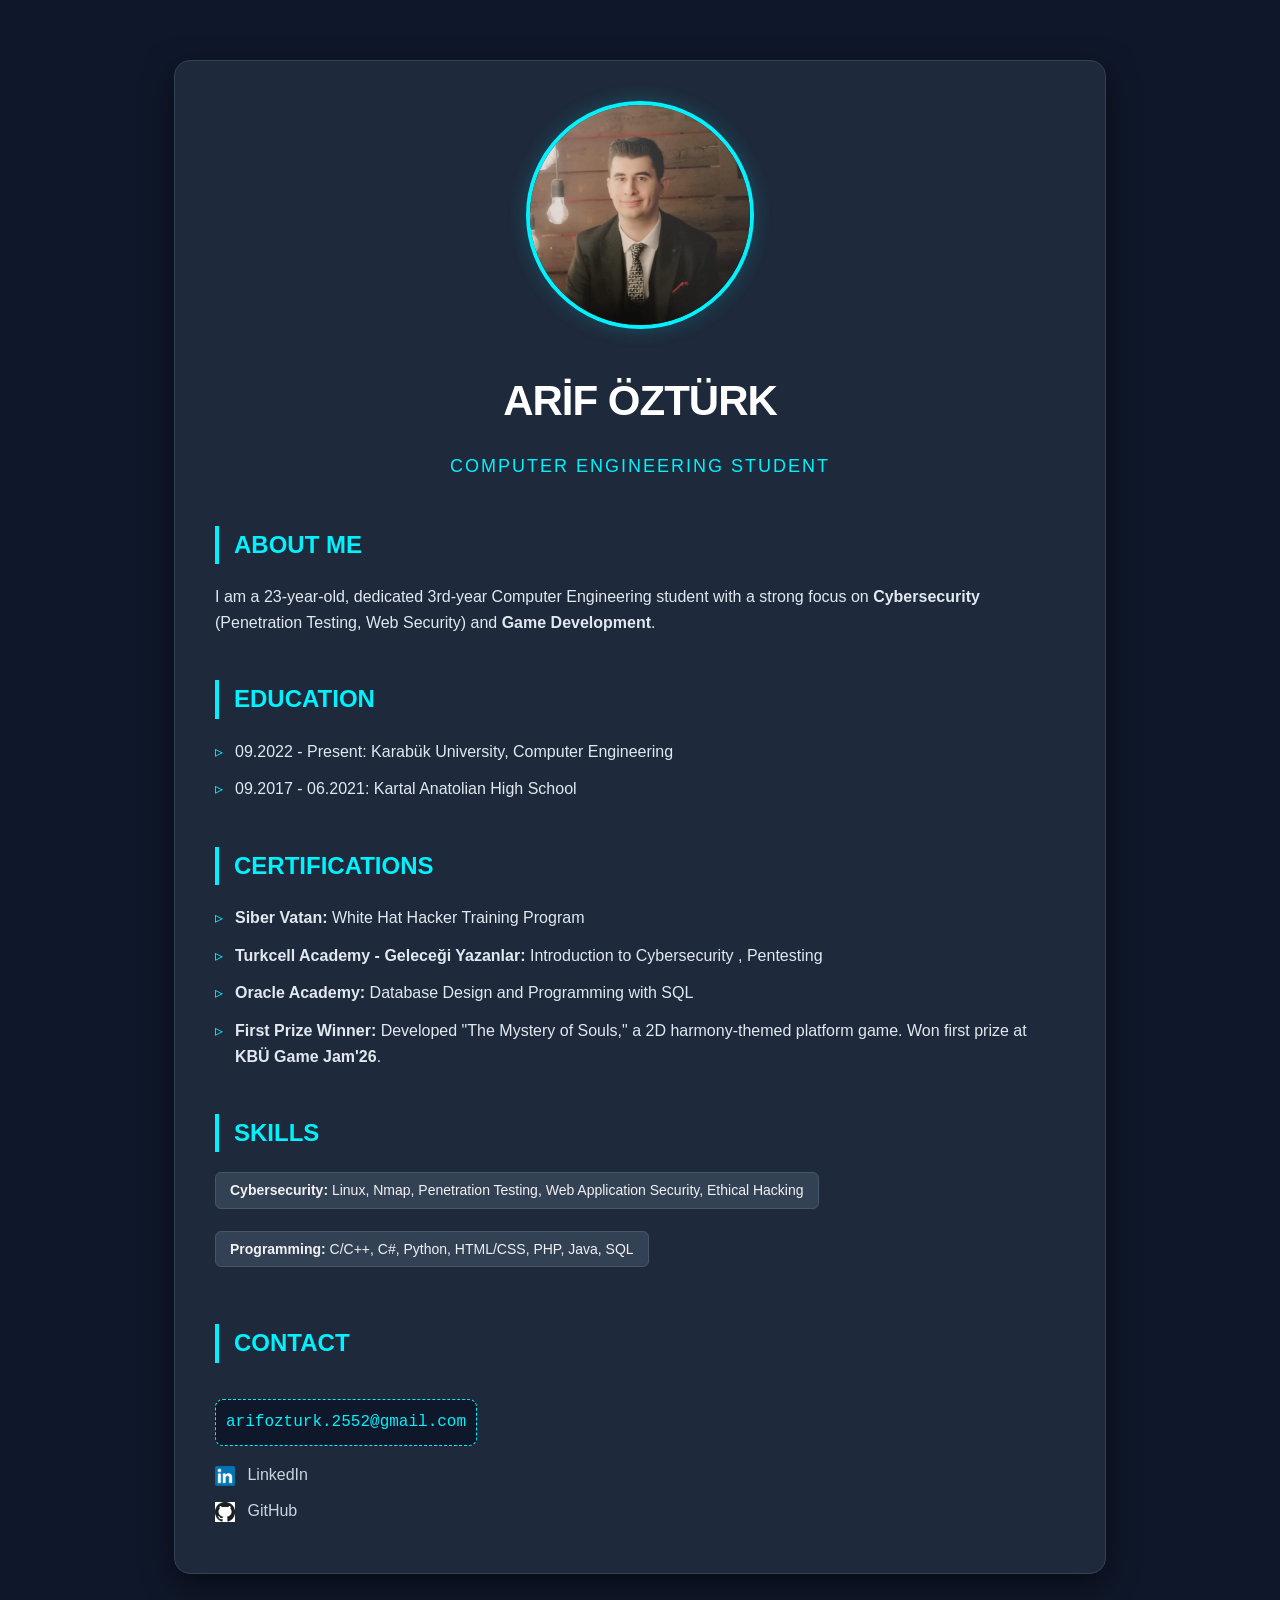
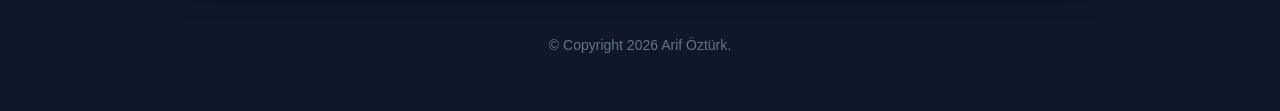
<file: index.html>
<!DOCTYPE html>
<html lang="en">
	<head>
		<meta charset="UTF-8">
		<meta name="viewport" content="width=device-width, initial-scale=1.0">
		<title>Arif Öztürk - Resume</title>
		<link rel="stylesheet" href="style.css">
	</head>
	<body>
		<div class="container">
			<header>
				<img src="images/arifozturk.jpg" alt="Arif Öztürk">
				<h1>ARİF ÖZTÜRK</h1>
				<h3>Computer Engineering Student</h3>
			</header>
			
			<section>
				<h2>ABOUT ME</h2>
				<p>I am a 23-year-old, dedicated 3rd-year Computer Engineering student with a strong focus on <strong>Cybersecurity</strong> (Penetration Testing, Web Security) and <strong>Game Development</strong>.</p>
				
				<h2>EDUCATION</h2>
				<ul>
					<li>09.2022 - Present: Karabük University, Computer Engineering </li>
					<li>09.2017 - 06.2021: Kartal Anatolian High School</li>
				</ul>

				<h2>CERTIFICATIONS</h2>
				<ul>
					<li><strong>Siber Vatan:</strong> White Hat Hacker Training Program</li>
					<li><strong>Turkcell Academy - Geleceği Yazanlar:</strong> Introduction to Cybersecurity , Pentesting</li>
					<li><strong>Oracle Academy:</strong> Database Design and Programming with SQL</li>
					<li><strong>First Prize Winner:</strong> Developed "The Mystery of Souls," a 2D harmony-themed platform game. Won first prize at <strong>KBÜ Game Jam'26</strong>.</li>
				</ul>

				<h2>SKILLS</h2>
				<div class="skills-grid">
					<ul>
						<li><strong>Cybersecurity:</strong> Linux, Nmap, Penetration Testing, Web Application Security, Ethical Hacking</li>
						<li><strong>Programming:</strong> C/C++, C#, Python, HTML/CSS, PHP, Java, SQL </li>
					</ul>
				</div>

				<h2>CONTACT</h2>
				<p id="contact_us" style="cursor: pointer; user-select: all;" title="Click to copy">arifozturk.2552@gmail.com</p>
				<nav class="social-links">
					<a href="https://www.linkedin.com/in/arif-%C3%B6zt%C3%BCrk-09a881252/" target="_blank">
						<img src="images/linkedin-logo.png" alt="LinkedIn Logo" width="20" height="20"> LinkedIn
					</a>
					<br>
					<a href="https://github.com/arifozturk1" target="_blank">
						<img src="images/github-logo.png" alt="GitHub Logo" width="20" height="20"> GitHub
					</a>
				</nav>			
			</section>
		</div>
	
		<footer>
			<p>&copy; Copyright 2026 Arif Öztürk.</p>
		</footer>	

		<script>
			document.getElementById("contact_us").addEventListener("click", function() {
				const email = this.innerText;
				navigator.clipboard.writeText(email).then(() => {
					alert("Email address copied to clipboard!");
				});
			});
		</script>	
	</body>
</html>
</file>
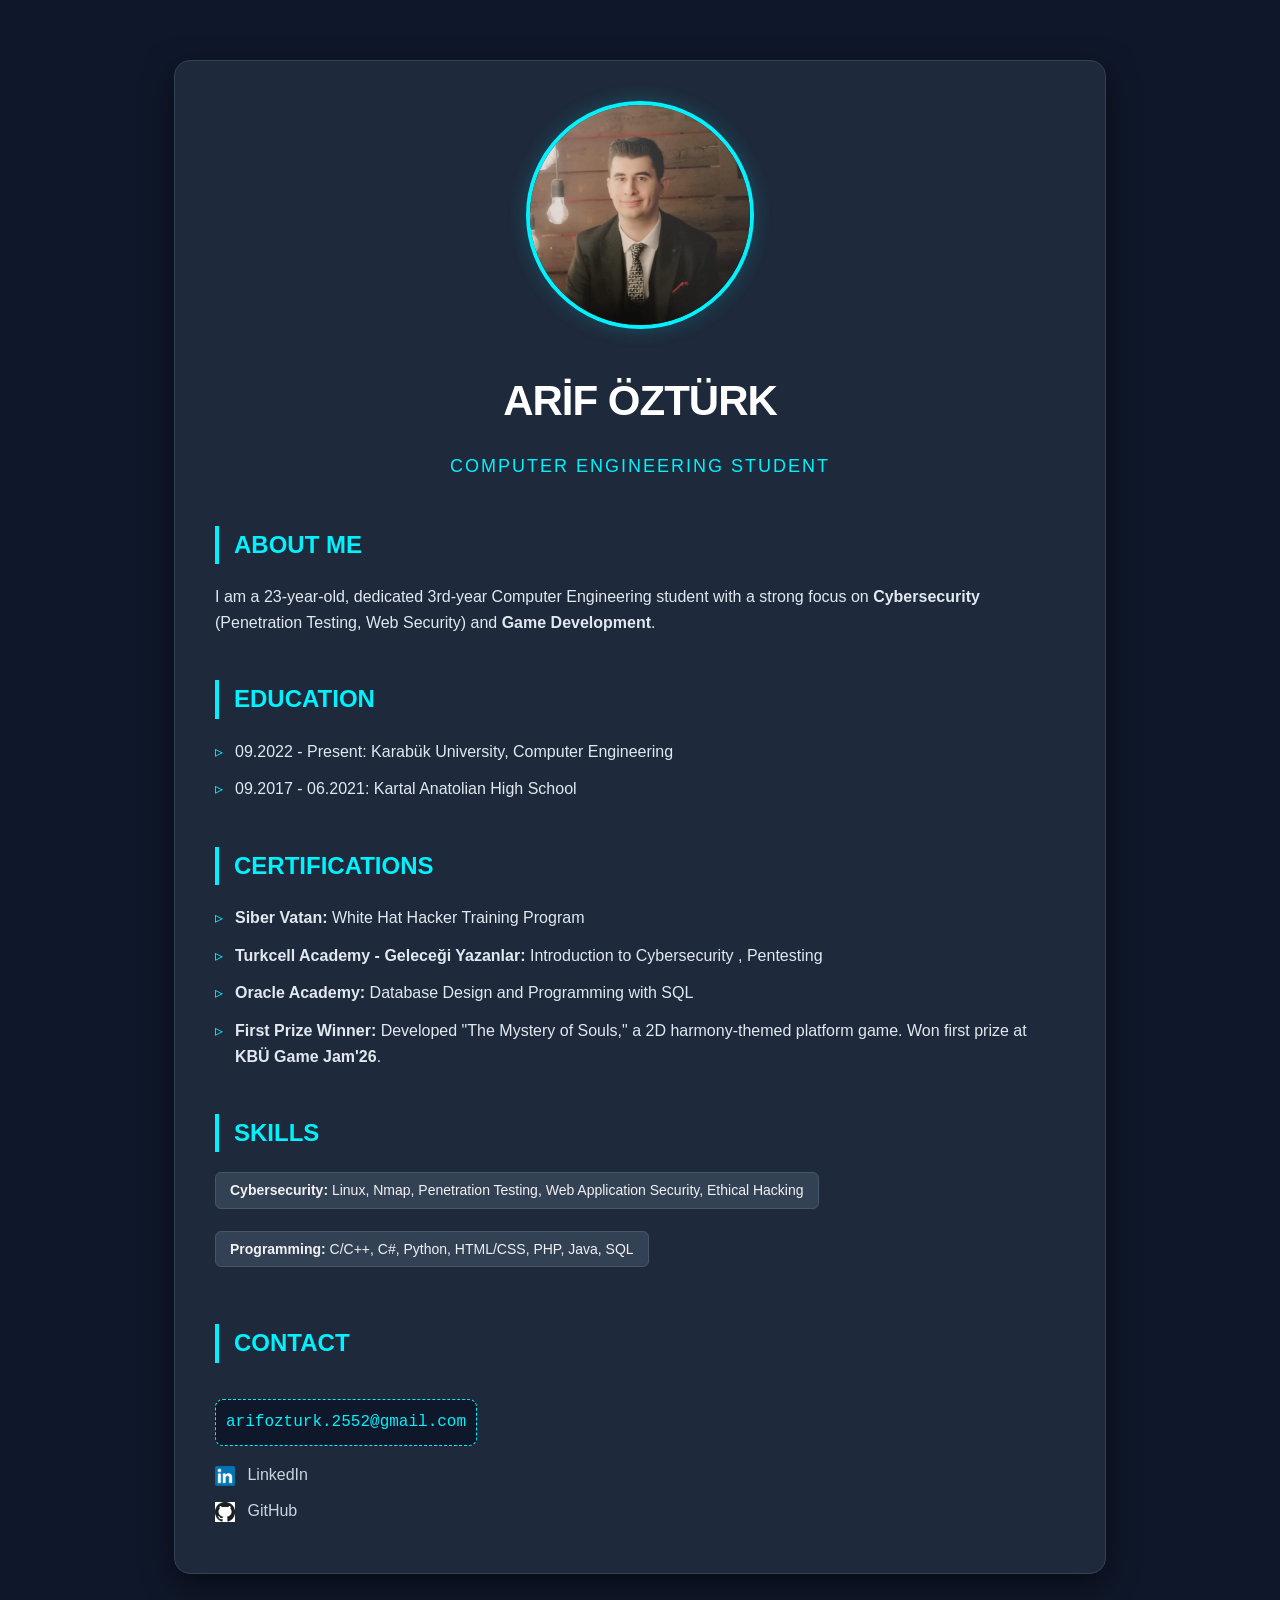
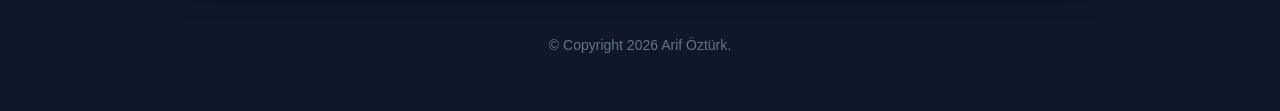
<file: resume.html>
<!DOCTYPE html>
<html lang="en">
	<head>
		<meta charset="UTF-8">
		<meta name="viewport" content="width=device-width, initial-scale=1.0">
		<title>Arif Öztürk - Resume</title>
		<link rel="stylesheet" href="style.css">
	</head>
	<body>
		<div class="container">
			<header>
				<img src="images/arifozturk.jpg" alt="Arif Öztürk">
				<h1>ARİF ÖZTÜRK</h1>
				<h3>Computer Engineering Student</h3>
			</header>
			
			<section>
				<h2>ABOUT ME</h2>
				<p>I am a 23-year-old, dedicated 3rd-year Computer Engineering student with a strong focus on <strong>Cybersecurity</strong> (Penetration Testing, Web Security) and <strong>Game Development</strong>.</p>
				
				<h2>EDUCATION</h2>
				<ul>
					<li>09.2022 - Present: Karabük University, Computer Engineering </li>
					<li>09.2017 - 06.2021: Kartal Anatolian High School</li>
				</ul>

				<h2>CERTIFICATIONS</h2>
				<ul>
					<li><strong>Siber Vatan:</strong> White Hat Hacker Training Program</li>
					<li><strong>Turkcell Academy - Geleceği Yazanlar:</strong> Introduction to Cybersecurity , Pentesting</li>
					<li><strong>Oracle Academy:</strong> Database Design and Programming with SQL</li>
					<li><strong>First Prize Winner:</strong> Developed "The Mystery of Souls," a 2D harmony-themed platform game. Won first prize at <strong>KBÜ Game Jam'26</strong>.</li>
				</ul>

				<h2>SKILLS</h2>
				<div class="skills-grid">
					<ul>
						<li><strong>Cybersecurity:</strong> Linux, Nmap, Penetration Testing, Web Application Security, Ethical Hacking</li>
						<li><strong>Programming:</strong> C/C++, C#, Python, HTML/CSS, PHP, Java, SQL </li>
					</ul>
				</div>

				<h2>CONTACT</h2>
				<p id="contact_us" style="cursor: pointer; user-select: all;" title="Click to copy">arifozturk.2552@gmail.com</p>
				<nav class="social-links">
					<a href="https://www.linkedin.com/in/arif-%C3%B6zt%C3%BCrk-09a881252/" target="_blank">
						<img src="images/linkedin-logo.png" alt="LinkedIn Logo" width="20" height="20"> LinkedIn
					</a>
					<br>
					<a href="https://github.com/arifozturk1" target="_blank">
						<img src="images/github-logo.png" alt="GitHub Logo" width="20" height="20"> GitHub
					</a>
				</nav>			
			</section>
		</div>
	
		<footer>
			<p>&copy; Copyright 2026 Arif Öztürk.</p>
		</footer>	

		<script>
			document.getElementById("contact_us").addEventListener("click", function() {
				const email = this.innerText;
				navigator.clipboard.writeText(email).then(() => {
					alert("Email address copied to clipboard!");
				});
			});
		</script>	
	</body>
</html>
</file>
<file: style.css>
body {
    font-family: 'Inter', 'Segoe UI', Roboto, sans-serif;
    margin: 0;
    padding: 0;
    background-color: #0f172a;
    color: #e2e8f0;
    line-height: 1.6;
}

.container {
    max-width: 850px;
    margin: 60px auto;
    background-color: #1e293b;
    padding: 40px;
    border-radius: 16px;
    box-shadow: 0 10px 30px rgba(0, 0, 0, 0.5);
    border: 1px solid #334155;
}

header {
    text-align: center;
    margin-bottom: 40px;
}

header img {
    width: 220px;
    height: 220px;
    object-fit: cover;
    border-radius: 50%;
    box-shadow: 0 0 20px rgba(0, 242, 254, 0.2);
    margin-bottom: 20px;
    border: 4px solid #00f2fe;
}

header h1 {
    font-size: 42px;
    color: #ffffff;
    margin: 10px 0;
    letter-spacing: -1px;
}

header h3 {
    color: #00f2fe;
    font-weight: 400;
    font-size: 18px;
    text-transform: uppercase;
    letter-spacing: 2px;
}

section h2 {
    border-left: 4px solid #00f2fe;
    padding-left: 15px;
    color: #00f2fe;
    margin-top: 45px;
    margin-bottom: 20px;
    font-size: 24px;
    text-transform: uppercase;
}

section ul {
    padding-left: 20px;
}

section ul li {
    margin-bottom: 12px;
    list-style-type: none;
    position: relative;
}

section ul li::before {
    content: "▹";
    color: #00f2fe;
    position: absolute;
    left: -20px;
}

.skills-grid ul {
    display: flex;
    flex-wrap: wrap;
    gap: 10px;
    padding-left: 0;
}

.skills-grid ul li {
    background: #334155;
    padding: 6px 14px;
    border-radius: 6px;
    font-size: 14px;
    color: #f1f1f1;
    border: 1px solid #475569;
}

.skills-grid ul li::before {
    content: "";
}

#contact_us {
    font-family: 'Courier New', Courier, monospace;
    background: #0f172a;
    padding: 10px;
    border-radius: 8px;
    display: inline-block;
    color: #00f2fe;
    border: 1px dashed #00f2fe;
}

nav a {
    display: inline-block;
    margin-bottom: 10px;
    color: #cbd5e1;
    text-decoration: none;
    font-weight: 500;
    transition: all 0.3s ease;
}

nav a:hover {
    color: #00f2fe;
    transform: translateX(5px);
}

nav img {
    width: 20px;
    height: 20px;
    vertical-align: middle;
    margin-right: 8px;
}

footer {
    text-align: center;
    margin-top: 60px;
    padding-bottom: 40px;
    font-size: 14px;
    color: #64748b;
}

@media (max-width: 600px) {
    .container {
        margin: 20px;
        padding: 20px;
    }
    header h1 {
        font-size: 32px;
    }
}
</file>
